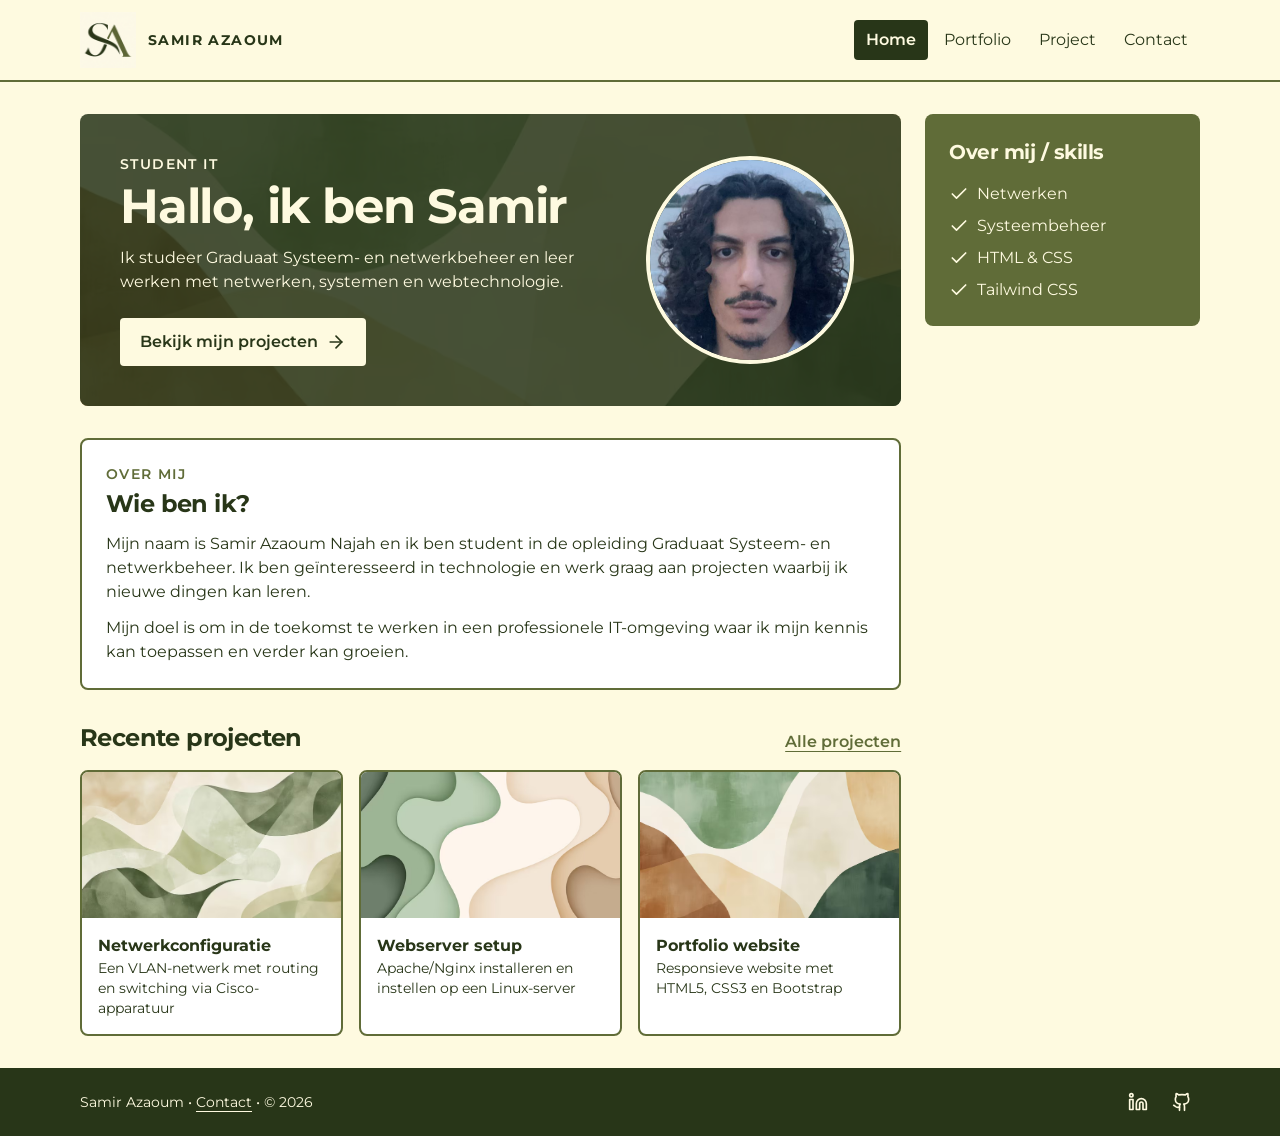
<file: index.html>
<!DOCTYPE html>
<html lang="nl-BE">
<head>
  <meta charset="UTF-8">
  <meta name="viewport" content="width=device-width, initial-scale=1.0">
  <title>Samir Azaoum — student systeem- en netwerkbeheer</title>
  <meta name="description" content="Portfolio van Samir Azaoum Najah, student Graduaat Systeem- en netwerkbeheer. Bekijk mijn projecten in netwerken, Linux en webtechnologie.">
  <link rel="icon" href="assets/images/logo.png">

  <link rel="preconnect" href="https://fonts.googleapis.com">
  <link rel="preconnect" href="https://fonts.gstatic.com" crossorigin>
  <link href="https://fonts.googleapis.com/css2?family=Montserrat:wght@400;600;700&display=swap" rel="stylesheet">
  <link rel="stylesheet" href="css/tailwind.css">
  <link rel="stylesheet" href="css/style.css">
</head>

<body class="bg-cream text-forest min-h-screen flex flex-col">

  <a href="#inhoud" class="sr-only focus:not-sr-only focus:fixed focus:top-2 focus:left-2 focus:z-50 focus:bg-forest focus:text-cream focus:font-semibold focus:px-4 focus:py-2 focus:rounded">Naar de inhoud</a>

  <header class="bg-cream border-b-2 border-olive">
    <div class="max-w-6xl mx-auto px-4 py-3 flex flex-wrap items-center justify-between">
      <a href="index.html" class="flex items-center gap-3 rounded">
        <img src="assets/images/logo.png" alt="" width="240" height="240" class="w-14 h-14">
        <span class="font-bold uppercase tracking-widest text-sm">Samir Azaoum</span>
      </a>

      <button id="menuKnop" type="button" class="cursor-pointer md:hidden p-2 rounded hover:bg-olive hover:text-cream" aria-expanded="false" aria-controls="menu">
        <svg xmlns="http://www.w3.org/2000/svg" viewBox="0 0 24 24" fill="none" stroke="currentColor" stroke-width="2" stroke-linecap="round" stroke-linejoin="round" class="w-7 h-7" aria-hidden="true"><line x1="4" x2="20" y1="6" y2="6"/><line x1="4" x2="20" y1="12" y2="12"/><line x1="4" x2="20" y1="18" y2="18"/></svg>
        <span class="sr-only">Menu openen</span>
      </button>

      <nav id="menu" class="hidden w-full md:block md:w-auto" aria-label="Hoofdmenu">
        <ul class="flex flex-col gap-1 py-2 md:flex-row md:py-0">
          <li><a href="index.html" aria-current="page" class="block px-3 py-2 rounded hover:bg-olive hover:text-cream aria-[current=page]:bg-forest aria-[current=page]:text-cream aria-[current=page]:font-semibold">Home</a></li>
          <li><a href="portfolio.html" class="block px-3 py-2 rounded hover:bg-olive hover:text-cream aria-[current=page]:bg-forest aria-[current=page]:text-cream aria-[current=page]:font-semibold">Portfolio</a></li>
          <li><a href="project.html" class="block px-3 py-2 rounded hover:bg-olive hover:text-cream aria-[current=page]:bg-forest aria-[current=page]:text-cream aria-[current=page]:font-semibold">Project</a></li>
          <li><a href="contact.html" class="block px-3 py-2 rounded hover:bg-olive hover:text-cream aria-[current=page]:bg-forest aria-[current=page]:text-cream aria-[current=page]:font-semibold">Contact</a></li>
        </ul>
      </nav>
    </div>
  </header>

  <div class="max-w-6xl mx-auto w-full px-4 py-8 flex-1 flex flex-col lg:flex-row gap-6">

    <main id="inhoud" class="lg:w-3/4 space-y-8">

      <section class="relative overflow-hidden rounded-lg bg-[url(../assets/images/aquarel-vlakken.avif)] bg-cover bg-center">
        <div class="absolute inset-0 bg-forest/85"></div>

        <div class="relative flex flex-col-reverse md:flex-row items-center gap-8 p-8 md:p-10 text-cream">
          <div class="md:w-2/3">
            <p class="uppercase tracking-widest text-sm font-semibold mb-2">Student IT</p>
            <h1 class="text-4xl md:text-5xl font-bold tracking-tight mb-4">Hallo, ik ben Samir</h1>
            <p class="mb-6">
              Ik studeer Graduaat Systeem- en netwerkbeheer en leer werken met netwerken, systemen en webtechnologie.
            </p>
            <a href="portfolio.html" class="inline-flex items-center gap-2 bg-cream text-forest font-semibold px-5 py-3 rounded hover:bg-white">
              Bekijk mijn projecten
              <svg xmlns="http://www.w3.org/2000/svg" viewBox="0 0 24 24" fill="none" stroke="currentColor" stroke-width="2" stroke-linecap="round" stroke-linejoin="round" class="w-5 h-5" aria-hidden="true"><path d="M5 12h14"/><path d="m12 5 7 7-7 7"/></svg>
            </a>
          </div>

          <img src="assets/images/profielfoto-samir.jpg" alt="Profielfoto van Samir Azaoum" width="480" height="480" class="w-40 h-40 md:w-52 md:h-52 rounded-full object-cover border-4 border-cream">
        </div>
      </section>

      <section class="bg-white border-2 border-olive rounded-lg p-6">
        <p class="uppercase tracking-widest text-sm font-semibold text-olive mb-1">Over mij</p>
        <h2 class="text-2xl font-bold tracking-tight mb-3">Wie ben ik?</h2>
        <p class="mb-3">
          Mijn naam is Samir Azaoum Najah en ik ben student in de opleiding Graduaat Systeem- en netwerkbeheer.
          Ik ben geïnteresseerd in technologie en werk graag aan projecten waarbij ik nieuwe dingen kan leren.
        </p>
        <p>
          Mijn doel is om in de toekomst te werken in een professionele IT-omgeving waar ik mijn kennis kan toepassen en verder kan groeien.
        </p>
      </section>

      <section>
        <div class="flex items-end justify-between mb-4">
          <h2 class="text-2xl font-bold tracking-tight">Recente projecten</h2>
          <a href="portfolio.html" class="font-semibold text-olive underline underline-offset-4 hover:text-forest">Alle projecten</a>
        </div>

        <div class="grid grid-cols-1 sm:grid-cols-3 gap-4">
          <article class="bg-white border-2 border-olive rounded-lg overflow-hidden">
            <img src="assets/images/aquarel-golven.avif" alt="Groene en crèmekleurige golvende vormen" width="626" height="351" class="w-full aspect-video object-cover">
            <div class="p-4">
              <h3 class="font-bold"><a href="project.html" class="hover:text-olive hover:underline">Netwerkconfiguratie</a></h3>
              <p class="text-sm">Een VLAN-netwerk met routing en switching via Cisco-apparatuur</p>
            </div>
          </article>

          <article class="bg-white border-2 border-olive rounded-lg overflow-hidden">
            <img src="assets/images/papier-golven.avif" alt="Lagen papier in groen, crème en beige" width="740" height="416" class="w-full aspect-video object-cover">
            <div class="p-4">
              <h3 class="font-bold"><a href="project.html" class="hover:text-olive hover:underline">Webserver setup</a></h3>
              <p class="text-sm">Apache/Nginx installeren en instellen op een Linux-server</p>
            </div>
          </article>

          <article class="bg-white border-2 border-olive rounded-lg overflow-hidden">
            <img src="assets/images/aquarel-vlakken.avif" alt="Abstracte vlakken in groen, bruin en zandkleur" width="740" height="415" class="w-full aspect-video object-cover">
            <div class="p-4">
              <h3 class="font-bold"><a href="project.html" class="hover:text-olive hover:underline">Portfolio website</a></h3>
              <p class="text-sm">Responsieve website met HTML5, CSS3 en Bootstrap</p>
            </div>
          </article>
        </div>
      </section>
    </main>

    <aside class="lg:w-1/4 bg-olive text-cream rounded-lg p-6 h-fit">
      <h2 class="text-xl font-bold tracking-tight mb-4">Over mij / skills</h2>
      <ul class="space-y-2">
        <li class="flex items-center gap-2">
          <svg xmlns="http://www.w3.org/2000/svg" viewBox="0 0 24 24" fill="none" stroke="currentColor" stroke-width="2" stroke-linecap="round" stroke-linejoin="round" class="w-5 h-5" aria-hidden="true"><path d="M20 6 9 17l-5-5"/></svg>
          Netwerken
        </li>
        <li class="flex items-center gap-2">
          <svg xmlns="http://www.w3.org/2000/svg" viewBox="0 0 24 24" fill="none" stroke="currentColor" stroke-width="2" stroke-linecap="round" stroke-linejoin="round" class="w-5 h-5" aria-hidden="true"><path d="M20 6 9 17l-5-5"/></svg>
          Systeembeheer
        </li>
        <li class="flex items-center gap-2">
          <svg xmlns="http://www.w3.org/2000/svg" viewBox="0 0 24 24" fill="none" stroke="currentColor" stroke-width="2" stroke-linecap="round" stroke-linejoin="round" class="w-5 h-5" aria-hidden="true"><path d="M20 6 9 17l-5-5"/></svg>
          HTML &amp; CSS
        </li>
        <li class="flex items-center gap-2">
          <svg xmlns="http://www.w3.org/2000/svg" viewBox="0 0 24 24" fill="none" stroke="currentColor" stroke-width="2" stroke-linecap="round" stroke-linejoin="round" class="w-5 h-5" aria-hidden="true"><path d="M20 6 9 17l-5-5"/></svg>
          Tailwind CSS
        </li>
      </ul>
    </aside>
  </div>

  <footer class="bg-forest text-cream">
    <div class="max-w-6xl mx-auto px-4 py-4 flex flex-wrap items-center justify-between gap-2 text-sm">
      <p>Samir Azaoum &bull; <a href="contact.html" class="underline underline-offset-4 hover:text-white">Contact</a> &bull; &copy; 2026</p>

      <ul class="flex gap-2">
        <li>
          <a href="#" class="block p-2 rounded hover:bg-olive">
            <svg xmlns="http://www.w3.org/2000/svg" viewBox="0 0 24 24" fill="none" stroke="currentColor" stroke-width="2" stroke-linecap="round" stroke-linejoin="round" class="w-5 h-5" aria-hidden="true"><path d="M16 8a6 6 0 0 1 6 6v7h-4v-7a2 2 0 0 0-2-2 2 2 0 0 0-2 2v7h-4v-7a6 6 0 0 1 6-6z"/><rect width="4" height="12" x="2" y="9"/><circle cx="4" cy="4" r="2"/></svg>
            <span class="sr-only">LinkedIn van Samir Azaoum</span>
          </a>
        </li>
        <li>
          <a href="#" class="block p-2 rounded hover:bg-olive">
            <svg xmlns="http://www.w3.org/2000/svg" viewBox="0 0 24 24" fill="none" stroke="currentColor" stroke-width="2" stroke-linecap="round" stroke-linejoin="round" class="w-5 h-5" aria-hidden="true"><path d="M15 22v-4a4.8 4.8 0 0 0-1-3.5c3 0 6-2 6-5.5.08-1.25-.27-2.48-1-3.5.28-1.15.28-2.35 0-3.5 0 0-1 0-3 1.5-2.64-.5-5.36-.5-8 0C6 2 5 2 5 2c-.3 1.15-.3 2.35 0 3.5A5.403 5.403 0 0 0 4 9c0 3.5 3 5.5 6 5.5-.39.49-.68 1.05-.85 1.65-.17.6-.22 1.23-.15 1.85v4"/><path d="M9 18c-4.51 2-5-2-7-2"/></svg>
            <span class="sr-only">GitHub van Samir Azaoum</span>
          </a>
        </li>
      </ul>
    </div>
  </footer>

  <script>
    const knop = document.getElementById('menuKnop');
    const menu = document.getElementById('menu');

    knop.addEventListener('click', function () {
      menu.classList.toggle('hidden');
      const open = !menu.classList.contains('hidden');
      knop.setAttribute('aria-expanded', open);
    });

    document.addEventListener('keydown', function (e) {
      if (e.key === 'Escape' && !menu.classList.contains('hidden') && window.innerWidth < 768) {
        menu.classList.add('hidden');
        knop.setAttribute('aria-expanded', 'false');
        knop.focus();
      }
    });
  </script>
</body>
</html>
</file>
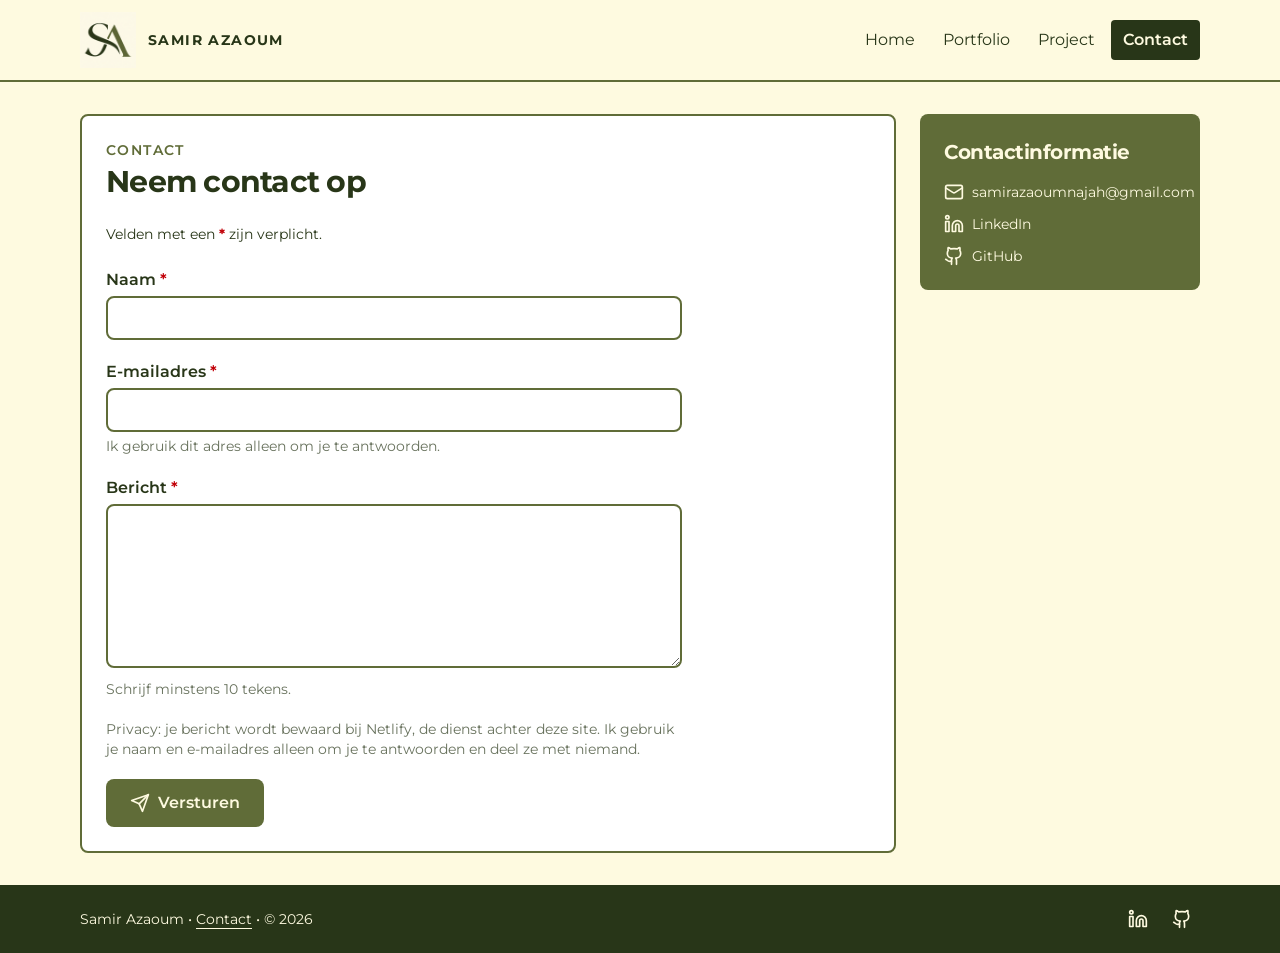
<file: contact.html>
<!DOCTYPE html>
<html lang="nl-BE">
<head>
  <meta charset="UTF-8">
  <meta name="viewport" content="width=device-width, initial-scale=1.0">
  <title>Contact — Samir Azaoum</title>
  <meta name="description" content="Stuur Samir Azaoum een bericht over een stage, een project of een vraag via het contactformulier.">
  <link rel="icon" href="assets/images/logo.png">

  <link rel="preconnect" href="https://fonts.googleapis.com">
  <link rel="preconnect" href="https://fonts.gstatic.com" crossorigin>
  <link href="https://fonts.googleapis.com/css2?family=Montserrat:wght@400;600;700&display=swap" rel="stylesheet">
  <link rel="stylesheet" href="css/tailwind.css">
  <link rel="stylesheet" href="css/style.css">
</head>

<body class="bg-cream text-forest min-h-screen flex flex-col">

  <a href="#inhoud" class="sr-only focus:not-sr-only focus:fixed focus:top-2 focus:left-2 focus:z-50 focus:bg-forest focus:text-cream focus:font-semibold focus:px-4 focus:py-2 focus:rounded">Naar de inhoud</a>

  <header class="bg-cream border-b-2 border-olive">
    <div class="max-w-6xl mx-auto px-4 py-3 flex flex-wrap items-center justify-between">
      <a href="index.html" class="flex items-center gap-3 rounded">
        <img src="assets/images/logo.png" alt="" width="240" height="240" class="w-14 h-14">
        <span class="font-bold uppercase tracking-widest text-sm">Samir Azaoum</span>
      </a>

      <button id="menuKnop" type="button" class="cursor-pointer md:hidden p-2 rounded hover:bg-olive hover:text-cream" aria-expanded="false" aria-controls="menu">
        <svg xmlns="http://www.w3.org/2000/svg" viewBox="0 0 24 24" fill="none" stroke="currentColor" stroke-width="2" stroke-linecap="round" stroke-linejoin="round" class="w-7 h-7" aria-hidden="true"><line x1="4" x2="20" y1="6" y2="6"/><line x1="4" x2="20" y1="12" y2="12"/><line x1="4" x2="20" y1="18" y2="18"/></svg>
        <span class="sr-only">Menu openen</span>
      </button>

      <nav id="menu" class="hidden w-full md:block md:w-auto" aria-label="Hoofdmenu">
        <ul class="flex flex-col gap-1 py-2 md:flex-row md:py-0">
          <li><a href="index.html" class="block px-3 py-2 rounded hover:bg-olive hover:text-cream aria-[current=page]:bg-forest aria-[current=page]:text-cream aria-[current=page]:font-semibold">Home</a></li>
          <li><a href="portfolio.html" class="block px-3 py-2 rounded hover:bg-olive hover:text-cream aria-[current=page]:bg-forest aria-[current=page]:text-cream aria-[current=page]:font-semibold">Portfolio</a></li>
          <li><a href="project.html" class="block px-3 py-2 rounded hover:bg-olive hover:text-cream aria-[current=page]:bg-forest aria-[current=page]:text-cream aria-[current=page]:font-semibold">Project</a></li>
          <li><a href="contact.html" aria-current="page" class="block px-3 py-2 rounded hover:bg-olive hover:text-cream aria-[current=page]:bg-forest aria-[current=page]:text-cream aria-[current=page]:font-semibold">Contact</a></li>
        </ul>
      </nav>
    </div>
  </header>

  <div class="max-w-6xl mx-auto w-full px-4 py-8 flex-1 flex flex-col lg:flex-row gap-6">

    <main id="inhoud" class="lg:w-3/4 bg-white border-2 border-olive rounded-lg p-6">
      <p class="uppercase tracking-widest text-sm font-semibold text-olive mb-1">Contact</p>
      <h1 class="text-3xl font-bold tracking-tight mb-6">Neem contact op</h1>

      <p class="text-sm mb-6">Velden met een <span class="font-bold text-red-700">*</span> zijn verplicht.</p>

      <form name="contact" method="POST" data-netlify="true" class="max-w-xl space-y-5">
        <div>
          <label for="naam" class="block font-semibold mb-1">Naam <span class="text-red-700" aria-hidden="true">*</span></label>
          <input type="text" id="naam" name="naam" autocomplete="name" required
            class="peer w-full border-2 border-olive rounded-lg px-3 py-2 bg-white user-invalid:border-red-700">
          <p class="hidden peer-user-invalid:block mt-1 text-sm font-semibold text-red-700">Fout: je naam ontbreekt. Vul je voor- en achternaam in.</p>
        </div>

        <div>
          <label for="email" class="block font-semibold mb-1">E-mailadres <span class="text-red-700" aria-hidden="true">*</span></label>
          <input type="email" id="email" name="email" autocomplete="email" required aria-describedby="email-hulp"
            class="peer w-full border-2 border-olive rounded-lg px-3 py-2 bg-white user-invalid:border-red-700">
          <p id="email-hulp" class="mt-1 text-sm text-forest/70">Ik gebruik dit adres alleen om je te antwoorden.</p>
          <p class="hidden peer-user-invalid:block mt-1 text-sm font-semibold text-red-700">Fout: dit is geen geldig e-mailadres. Gebruik de vorm naam@voorbeeld.be.</p>
        </div>

        <div>
          <label for="bericht" class="block font-semibold mb-1">Bericht <span class="text-red-700" aria-hidden="true">*</span></label>
          <textarea id="bericht" name="bericht" rows="6" minlength="10" required aria-describedby="bericht-hulp"
            class="peer w-full border-2 border-olive rounded-lg px-3 py-2 bg-white user-invalid:border-red-700"></textarea>
          <p id="bericht-hulp" class="mt-1 text-sm text-forest/70">Schrijf minstens 10 tekens.</p>
          <p class="hidden peer-user-invalid:block mt-1 text-sm font-semibold text-red-700">Fout: je bericht is leeg of te kort. Schrijf minstens 10 tekens.</p>
        </div>

        <p class="text-sm text-forest/70">
          Privacy: je bericht wordt bewaard bij Netlify, de dienst achter deze site. Ik gebruik je naam en e-mailadres alleen om je te antwoorden en deel ze met niemand.
        </p>

        <button type="submit" class="cursor-pointer inline-flex items-center gap-2 bg-olive text-cream font-semibold px-6 py-3 rounded-lg hover:bg-forest">
          <svg xmlns="http://www.w3.org/2000/svg" viewBox="0 0 24 24" fill="none" stroke="currentColor" stroke-width="2" stroke-linecap="round" stroke-linejoin="round" class="w-5 h-5" aria-hidden="true"><path d="m22 2-7 20-4-9-9-4Z"/><path d="M22 2 11 13"/></svg>
          Versturen
        </button>

      </form>
    </main>

    <aside class="lg:w-1/4 bg-olive text-cream rounded-lg p-6 h-fit">
      <h2 class="text-xl font-bold tracking-tight mb-4">Contactinformatie</h2>
      <ul class="space-y-3 text-sm">
        <li>
          <a href="mailto:samirazaoumnajah@gmail.com" class="flex items-center gap-2 hover:underline">
            <svg xmlns="http://www.w3.org/2000/svg" viewBox="0 0 24 24" fill="none" stroke="currentColor" stroke-width="2" stroke-linecap="round" stroke-linejoin="round" class="w-5 h-5 shrink-0" aria-hidden="true"><rect width="20" height="16" x="2" y="4" rx="2"/><path d="m22 7-8.97 5.7a1.94 1.94 0 0 1-2.06 0L2 7"/></svg>
            samirazaoumnajah@gmail.com
          </a>
        </li>
        <li>
          <a href="#" class="flex items-center gap-2 hover:underline">
            <svg xmlns="http://www.w3.org/2000/svg" viewBox="0 0 24 24" fill="none" stroke="currentColor" stroke-width="2" stroke-linecap="round" stroke-linejoin="round" class="w-5 h-5 shrink-0" aria-hidden="true"><path d="M16 8a6 6 0 0 1 6 6v7h-4v-7a2 2 0 0 0-2-2 2 2 0 0 0-2 2v7h-4v-7a6 6 0 0 1 6-6z"/><rect width="4" height="12" x="2" y="9"/><circle cx="4" cy="4" r="2"/></svg>
            LinkedIn
          </a>
        </li>
        <li>
          <a href="#" class="flex items-center gap-2 hover:underline">
            <svg xmlns="http://www.w3.org/2000/svg" viewBox="0 0 24 24" fill="none" stroke="currentColor" stroke-width="2" stroke-linecap="round" stroke-linejoin="round" class="w-5 h-5 shrink-0" aria-hidden="true"><path d="M15 22v-4a4.8 4.8 0 0 0-1-3.5c3 0 6-2 6-5.5.08-1.25-.27-2.48-1-3.5.28-1.15.28-2.35 0-3.5 0 0-1 0-3 1.5-2.64-.5-5.36-.5-8 0C6 2 5 2 5 2c-.3 1.15-.3 2.35 0 3.5A5.403 5.403 0 0 0 4 9c0 3.5 3 5.5 6 5.5-.39.49-.68 1.05-.85 1.65-.17.6-.22 1.23-.15 1.85v4"/><path d="M9 18c-4.51 2-5-2-7-2"/></svg>
            GitHub
          </a>
        </li>
      </ul>
    </aside>
  </div>

  <footer class="bg-forest text-cream">
    <div class="max-w-6xl mx-auto px-4 py-4 flex flex-wrap items-center justify-between gap-2 text-sm">
      <p>Samir Azaoum &bull; <a href="contact.html" class="underline underline-offset-4 hover:text-white">Contact</a> &bull; &copy; 2026</p>

      <ul class="flex gap-2">
        <li>
          <a href="#" class="block p-2 rounded hover:bg-olive">
            <svg xmlns="http://www.w3.org/2000/svg" viewBox="0 0 24 24" fill="none" stroke="currentColor" stroke-width="2" stroke-linecap="round" stroke-linejoin="round" class="w-5 h-5" aria-hidden="true"><path d="M16 8a6 6 0 0 1 6 6v7h-4v-7a2 2 0 0 0-2-2 2 2 0 0 0-2 2v7h-4v-7a6 6 0 0 1 6-6z"/><rect width="4" height="12" x="2" y="9"/><circle cx="4" cy="4" r="2"/></svg>
            <span class="sr-only">LinkedIn van Samir Azaoum</span>
          </a>
        </li>
        <li>
          <a href="#" class="block p-2 rounded hover:bg-olive">
            <svg xmlns="http://www.w3.org/2000/svg" viewBox="0 0 24 24" fill="none" stroke="currentColor" stroke-width="2" stroke-linecap="round" stroke-linejoin="round" class="w-5 h-5" aria-hidden="true"><path d="M15 22v-4a4.8 4.8 0 0 0-1-3.5c3 0 6-2 6-5.5.08-1.25-.27-2.48-1-3.5.28-1.15.28-2.35 0-3.5 0 0-1 0-3 1.5-2.64-.5-5.36-.5-8 0C6 2 5 2 5 2c-.3 1.15-.3 2.35 0 3.5A5.403 5.403 0 0 0 4 9c0 3.5 3 5.5 6 5.5-.39.49-.68 1.05-.85 1.65-.17.6-.22 1.23-.15 1.85v4"/><path d="M9 18c-4.51 2-5-2-7-2"/></svg>
            <span class="sr-only">GitHub van Samir Azaoum</span>
          </a>
        </li>
      </ul>
    </div>
  </footer>

  <script>
    const knop = document.getElementById('menuKnop');
    const menu = document.getElementById('menu');

    knop.addEventListener('click', function () {
      menu.classList.toggle('hidden');
      const open = !menu.classList.contains('hidden');
      knop.setAttribute('aria-expanded', open);
    });

    document.addEventListener('keydown', function (e) {
      if (e.key === 'Escape' && !menu.classList.contains('hidden') && window.innerWidth < 768) {
        menu.classList.add('hidden');
        knop.setAttribute('aria-expanded', 'false');
        knop.focus();
      }
    });
  </script>
</body>
</html>
</file>
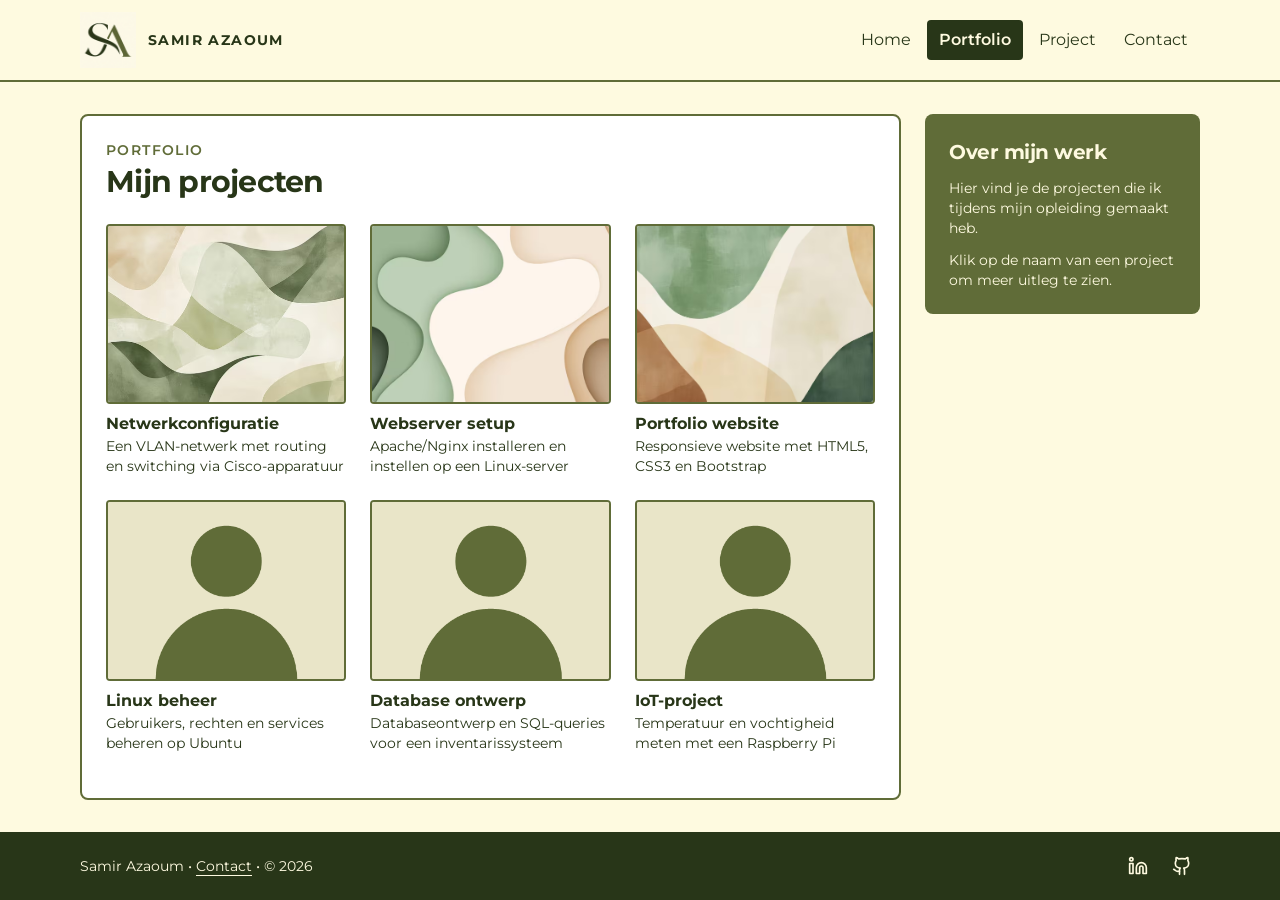
<file: portfolio.html>
<!DOCTYPE html>
<html lang="nl-BE">
<head>
  <meta charset="UTF-8">
  <meta name="viewport" content="width=device-width, initial-scale=1.0">
  <title>Projecten — Samir Azaoum</title>
  <meta name="description" content="Overzicht van mijn projecten: netwerkconfiguratie, webserver, Linux beheer, databaseontwerp en een IoT-project met een Raspberry Pi.">
  <link rel="icon" href="assets/images/logo.png">

  <link rel="preconnect" href="https://fonts.googleapis.com">
  <link rel="preconnect" href="https://fonts.gstatic.com" crossorigin>
  <link href="https://fonts.googleapis.com/css2?family=Montserrat:wght@400;600;700&display=swap" rel="stylesheet">
  <link rel="stylesheet" href="css/tailwind.css">
  <link rel="stylesheet" href="css/style.css">
</head>

<body class="bg-cream text-forest min-h-screen flex flex-col">

  <a href="#inhoud" class="sr-only focus:not-sr-only focus:fixed focus:top-2 focus:left-2 focus:z-50 focus:bg-forest focus:text-cream focus:font-semibold focus:px-4 focus:py-2 focus:rounded">Naar de inhoud</a>

  <header class="bg-cream border-b-2 border-olive">
    <div class="max-w-6xl mx-auto px-4 py-3 flex flex-wrap items-center justify-between">
      <a href="index.html" class="flex items-center gap-3 rounded">
        <img src="assets/images/logo.png" alt="" width="240" height="240" class="w-14 h-14">
        <span class="font-bold uppercase tracking-widest text-sm">Samir Azaoum</span>
      </a>

      <button id="menuKnop" type="button" class="cursor-pointer md:hidden p-2 rounded hover:bg-olive hover:text-cream" aria-expanded="false" aria-controls="menu">
        <svg xmlns="http://www.w3.org/2000/svg" viewBox="0 0 24 24" fill="none" stroke="currentColor" stroke-width="2" stroke-linecap="round" stroke-linejoin="round" class="w-7 h-7" aria-hidden="true"><line x1="4" x2="20" y1="6" y2="6"/><line x1="4" x2="20" y1="12" y2="12"/><line x1="4" x2="20" y1="18" y2="18"/></svg>
        <span class="sr-only">Menu openen</span>
      </button>

      <nav id="menu" class="hidden w-full md:block md:w-auto" aria-label="Hoofdmenu">
        <ul class="flex flex-col gap-1 py-2 md:flex-row md:py-0">
          <li><a href="index.html" class="block px-3 py-2 rounded hover:bg-olive hover:text-cream aria-[current=page]:bg-forest aria-[current=page]:text-cream aria-[current=page]:font-semibold">Home</a></li>
          <li><a href="portfolio.html" aria-current="page" class="block px-3 py-2 rounded hover:bg-olive hover:text-cream aria-[current=page]:bg-forest aria-[current=page]:text-cream aria-[current=page]:font-semibold">Portfolio</a></li>
          <li><a href="project.html" class="block px-3 py-2 rounded hover:bg-olive hover:text-cream aria-[current=page]:bg-forest aria-[current=page]:text-cream aria-[current=page]:font-semibold">Project</a></li>
          <li><a href="contact.html" class="block px-3 py-2 rounded hover:bg-olive hover:text-cream aria-[current=page]:bg-forest aria-[current=page]:text-cream aria-[current=page]:font-semibold">Contact</a></li>
        </ul>
      </nav>
    </div>
  </header>

  <div class="max-w-6xl mx-auto w-full px-4 py-8 flex-1 flex flex-col lg:flex-row gap-6">

    <main id="inhoud" class="lg:w-3/4 bg-white border-2 border-olive rounded-lg p-6">
      <p class="uppercase tracking-widest text-sm font-semibold text-olive mb-1">Portfolio</p>
      <h1 class="text-3xl font-bold tracking-tight mb-6">Mijn projecten</h1>

      <div class="grid grid-cols-1 sm:grid-cols-2 lg:grid-cols-3 gap-6">

        <article>
          <img src="assets/images/aquarel-golven.avif" alt="Groene en crèmekleurige golvende vormen" width="626" height="351" class="w-full aspect-[4/3] object-cover rounded border-2 border-olive">
          <h2 class="font-bold mt-2"><a href="project.html" class="hover:text-olive hover:underline">Netwerkconfiguratie</a></h2>
          <p class="text-sm">Een VLAN-netwerk met routing en switching via Cisco-apparatuur</p>
        </article>

        <article>
          <img src="assets/images/papier-golven.avif" alt="Lagen papier in groen, crème en beige" width="740" height="416" class="w-full aspect-[4/3] object-cover rounded border-2 border-olive">
          <h2 class="font-bold mt-2"><a href="project.html" class="hover:text-olive hover:underline">Webserver setup</a></h2>
          <p class="text-sm">Apache/Nginx installeren en instellen op een Linux-server</p>
        </article>

        <article>
          <img src="assets/images/aquarel-vlakken.avif" alt="Abstracte vlakken in groen, bruin en zandkleur" width="740" height="415" class="w-full aspect-[4/3] object-cover rounded border-2 border-olive">
          <h2 class="font-bold mt-2"><a href="project.html" class="hover:text-olive hover:underline">Portfolio website</a></h2>
          <p class="text-sm">Responsieve website met HTML5, CSS3 en Bootstrap</p>
        </article>

        <article>
          <img src="assets/images/placeholder.png" alt="Nog geen afbeelding voor Linux beheer" width="400" height="400" class="w-full aspect-[4/3] object-cover rounded border-2 border-olive">
          <h2 class="font-bold mt-2"><a href="project.html" class="hover:text-olive hover:underline">Linux beheer</a></h2>
          <p class="text-sm">Gebruikers, rechten en services beheren op Ubuntu</p>
        </article>

        <article>
          <img src="assets/images/placeholder.png" alt="Nog geen afbeelding voor Database ontwerp" width="400" height="400" class="w-full aspect-[4/3] object-cover rounded border-2 border-olive">
          <h2 class="font-bold mt-2"><a href="project.html" class="hover:text-olive hover:underline">Database ontwerp</a></h2>
          <p class="text-sm">Databaseontwerp en SQL-queries voor een inventarissysteem</p>
        </article>

        <article>
          <img src="assets/images/placeholder.png" alt="Nog geen afbeelding voor het IoT-project" width="400" height="400" class="w-full aspect-[4/3] object-cover rounded border-2 border-olive">
          <h2 class="font-bold mt-2"><a href="project.html" class="hover:text-olive hover:underline">IoT-project</a></h2>
          <p class="text-sm">Temperatuur en vochtigheid meten met een Raspberry Pi</p>
        </article>

      </div>
    </main>

    <aside class="lg:w-1/4 bg-olive text-cream rounded-lg p-6 h-fit">
      <h2 class="text-xl font-bold tracking-tight mb-3">Over mijn werk</h2>
      <p class="text-sm mb-3">
        Hier vind je de projecten die ik tijdens mijn opleiding gemaakt heb.
      </p>
      <p class="text-sm">
        Klik op de naam van een project om meer uitleg te zien.
      </p>
    </aside>
  </div>

  <footer class="bg-forest text-cream">
    <div class="max-w-6xl mx-auto px-4 py-4 flex flex-wrap items-center justify-between gap-2 text-sm">
      <p>Samir Azaoum &bull; <a href="contact.html" class="underline underline-offset-4 hover:text-white">Contact</a> &bull; &copy; 2026</p>

      <ul class="flex gap-2">
        <li>
          <a href="#" class="block p-2 rounded hover:bg-olive">
            <svg xmlns="http://www.w3.org/2000/svg" viewBox="0 0 24 24" fill="none" stroke="currentColor" stroke-width="2" stroke-linecap="round" stroke-linejoin="round" class="w-5 h-5" aria-hidden="true"><path d="M16 8a6 6 0 0 1 6 6v7h-4v-7a2 2 0 0 0-2-2 2 2 0 0 0-2 2v7h-4v-7a6 6 0 0 1 6-6z"/><rect width="4" height="12" x="2" y="9"/><circle cx="4" cy="4" r="2"/></svg>
            <span class="sr-only">LinkedIn van Samir Azaoum</span>
          </a>
        </li>
        <li>
          <a href="#" class="block p-2 rounded hover:bg-olive">
            <svg xmlns="http://www.w3.org/2000/svg" viewBox="0 0 24 24" fill="none" stroke="currentColor" stroke-width="2" stroke-linecap="round" stroke-linejoin="round" class="w-5 h-5" aria-hidden="true"><path d="M15 22v-4a4.8 4.8 0 0 0-1-3.5c3 0 6-2 6-5.5.08-1.25-.27-2.48-1-3.5.28-1.15.28-2.35 0-3.5 0 0-1 0-3 1.5-2.64-.5-5.36-.5-8 0C6 2 5 2 5 2c-.3 1.15-.3 2.35 0 3.5A5.403 5.403 0 0 0 4 9c0 3.5 3 5.5 6 5.5-.39.49-.68 1.05-.85 1.65-.17.6-.22 1.23-.15 1.85v4"/><path d="M9 18c-4.51 2-5-2-7-2"/></svg>
            <span class="sr-only">GitHub van Samir Azaoum</span>
          </a>
        </li>
      </ul>
    </div>
  </footer>

  <script>
    const knop = document.getElementById('menuKnop');
    const menu = document.getElementById('menu');

    knop.addEventListener('click', function () {
      menu.classList.toggle('hidden');
      const open = !menu.classList.contains('hidden');
      knop.setAttribute('aria-expanded', open);
    });

    document.addEventListener('keydown', function (e) {
      if (e.key === 'Escape' && !menu.classList.contains('hidden') && window.innerWidth < 768) {
        menu.classList.add('hidden');
        knop.setAttribute('aria-expanded', 'false');
        knop.focus();
      }
    });
  </script>
</body>
</html>
</file>
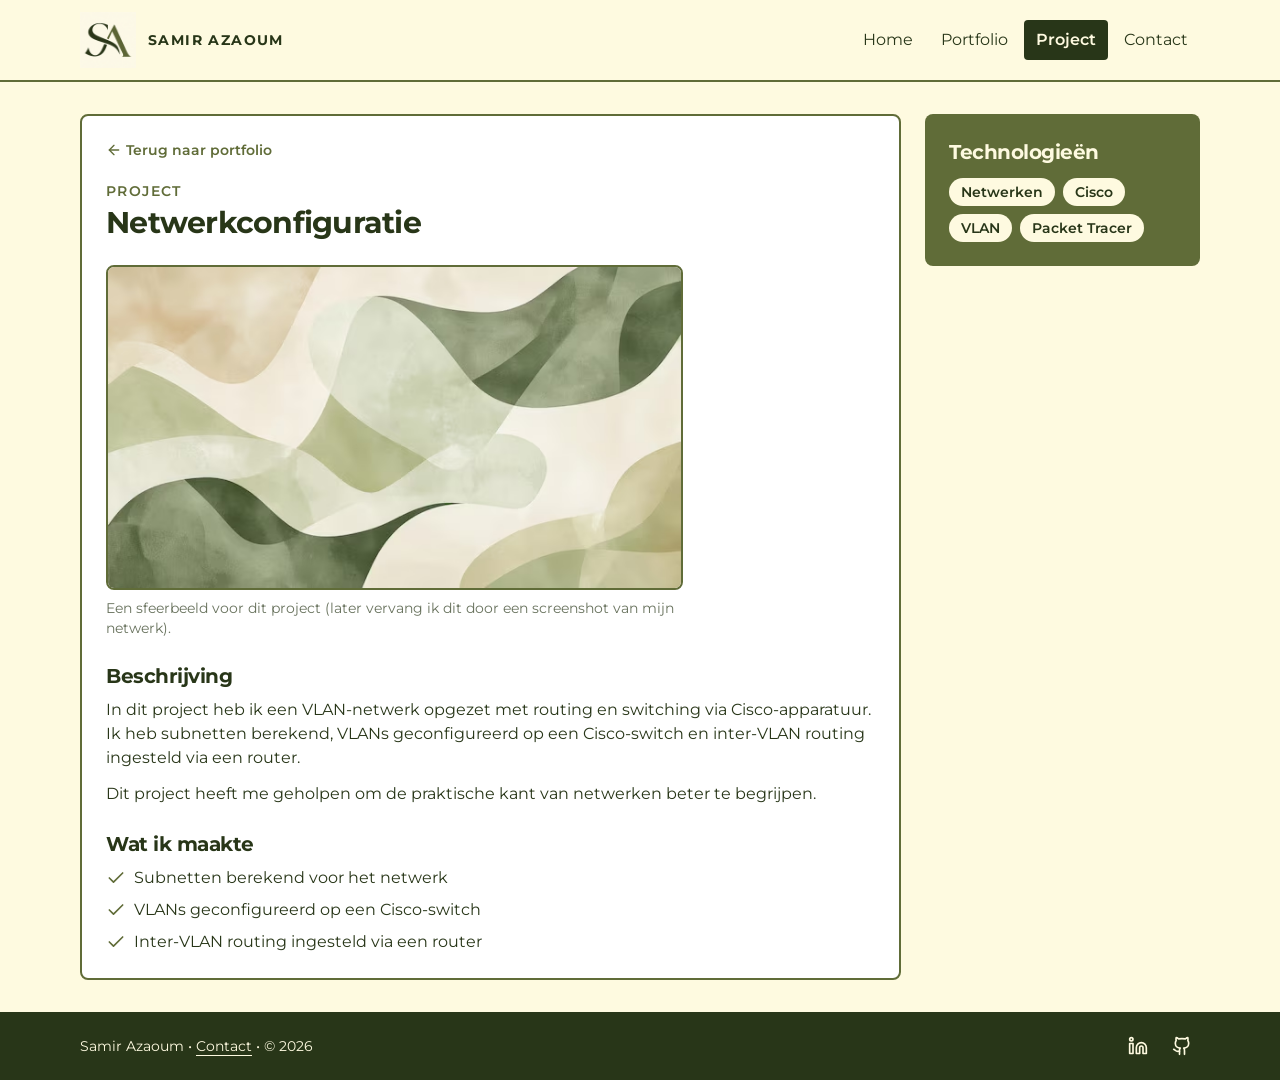
<file: project.html>
<!DOCTYPE html>
<html lang="nl-BE">
<head>
  <meta charset="UTF-8">
  <meta name="viewport" content="width=device-width, initial-scale=1.0">
  <title>Netwerkconfiguratie met VLANs — Samir Azaoum</title>
  <meta name="description" content="Hoe ik een VLAN-netwerk opzette met Cisco: subnetten berekenen, VLANs op een switch en inter-VLAN routing via een router.">
  <link rel="icon" href="assets/images/logo.png">

  <link rel="preconnect" href="https://fonts.googleapis.com">
  <link rel="preconnect" href="https://fonts.gstatic.com" crossorigin>
  <link href="https://fonts.googleapis.com/css2?family=Montserrat:wght@400;600;700&display=swap" rel="stylesheet">
  <link rel="stylesheet" href="css/tailwind.css">
  <link rel="stylesheet" href="css/style.css">
</head>

<body class="bg-cream text-forest min-h-screen flex flex-col">

  <a href="#inhoud" class="sr-only focus:not-sr-only focus:fixed focus:top-2 focus:left-2 focus:z-50 focus:bg-forest focus:text-cream focus:font-semibold focus:px-4 focus:py-2 focus:rounded">Naar de inhoud</a>

  <header class="bg-cream border-b-2 border-olive">
    <div class="max-w-6xl mx-auto px-4 py-3 flex flex-wrap items-center justify-between">
      <a href="index.html" class="flex items-center gap-3 rounded">
        <img src="assets/images/logo.png" alt="" width="240" height="240" class="w-14 h-14">
        <span class="font-bold uppercase tracking-widest text-sm">Samir Azaoum</span>
      </a>

      <button id="menuKnop" type="button" class="cursor-pointer md:hidden p-2 rounded hover:bg-olive hover:text-cream" aria-expanded="false" aria-controls="menu">
        <svg xmlns="http://www.w3.org/2000/svg" viewBox="0 0 24 24" fill="none" stroke="currentColor" stroke-width="2" stroke-linecap="round" stroke-linejoin="round" class="w-7 h-7" aria-hidden="true"><line x1="4" x2="20" y1="6" y2="6"/><line x1="4" x2="20" y1="12" y2="12"/><line x1="4" x2="20" y1="18" y2="18"/></svg>
        <span class="sr-only">Menu openen</span>
      </button>

      <nav id="menu" class="hidden w-full md:block md:w-auto" aria-label="Hoofdmenu">
        <ul class="flex flex-col gap-1 py-2 md:flex-row md:py-0">
          <li><a href="index.html" class="block px-3 py-2 rounded hover:bg-olive hover:text-cream aria-[current=page]:bg-forest aria-[current=page]:text-cream aria-[current=page]:font-semibold">Home</a></li>
          <li><a href="portfolio.html" class="block px-3 py-2 rounded hover:bg-olive hover:text-cream aria-[current=page]:bg-forest aria-[current=page]:text-cream aria-[current=page]:font-semibold">Portfolio</a></li>
          <li><a href="project.html" aria-current="page" class="block px-3 py-2 rounded hover:bg-olive hover:text-cream aria-[current=page]:bg-forest aria-[current=page]:text-cream aria-[current=page]:font-semibold">Project</a></li>
          <li><a href="contact.html" class="block px-3 py-2 rounded hover:bg-olive hover:text-cream aria-[current=page]:bg-forest aria-[current=page]:text-cream aria-[current=page]:font-semibold">Contact</a></li>
        </ul>
      </nav>
    </div>
  </header>

  <div class="max-w-6xl mx-auto w-full px-4 py-8 flex-1 flex flex-col lg:flex-row gap-6">

    <main id="inhoud" class="lg:w-3/4 bg-white border-2 border-olive rounded-lg p-6">
      <a href="portfolio.html" class="inline-flex items-center gap-1 text-sm font-semibold text-olive hover:underline">
        <svg xmlns="http://www.w3.org/2000/svg" viewBox="0 0 24 24" fill="none" stroke="currentColor" stroke-width="2" stroke-linecap="round" stroke-linejoin="round" class="w-4 h-4" aria-hidden="true"><path d="m12 19-7-7 7-7"/><path d="M19 12H5"/></svg>
        Terug naar portfolio
      </a>

      <p class="uppercase tracking-widest text-sm font-semibold text-olive mt-4 mb-1">Project</p>
      <h1 class="text-3xl font-bold tracking-tight mb-6">Netwerkconfiguratie</h1>

      <figure class="mb-6 md:w-3/4">
        <img src="assets/images/aquarel-golven.avif" alt="Groene en crèmekleurige golvende vormen" width="626" height="351" class="w-full aspect-video object-cover rounded-lg border-2 border-olive">
        <figcaption class="mt-2 text-sm text-forest/70">Een sfeerbeeld voor dit project (later vervang ik dit door een screenshot van mijn netwerk).</figcaption>
      </figure>

      <h2 class="text-xl font-bold tracking-tight mb-2">Beschrijving</h2>
      <p class="mb-3">
        In dit project heb ik een VLAN-netwerk opgezet met routing en switching via Cisco-apparatuur.
        Ik heb subnetten berekend, VLANs geconfigureerd op een Cisco-switch en inter-VLAN routing ingesteld via een router.
      </p>
      <p class="mb-6">
        Dit project heeft me geholpen om de praktische kant van netwerken beter te begrijpen.
      </p>

      <h2 class="text-xl font-bold tracking-tight mb-2">Wat ik maakte</h2>
      <ul class="space-y-2">
        <li class="flex items-start gap-2">
          <svg xmlns="http://www.w3.org/2000/svg" viewBox="0 0 24 24" fill="none" stroke="currentColor" stroke-width="2" stroke-linecap="round" stroke-linejoin="round" class="w-5 h-5 mt-0.5 shrink-0 text-olive" aria-hidden="true"><path d="M20 6 9 17l-5-5"/></svg>
          Subnetten berekend voor het netwerk
        </li>
        <li class="flex items-start gap-2">
          <svg xmlns="http://www.w3.org/2000/svg" viewBox="0 0 24 24" fill="none" stroke="currentColor" stroke-width="2" stroke-linecap="round" stroke-linejoin="round" class="w-5 h-5 mt-0.5 shrink-0 text-olive" aria-hidden="true"><path d="M20 6 9 17l-5-5"/></svg>
          VLANs geconfigureerd op een Cisco-switch
        </li>
        <li class="flex items-start gap-2">
          <svg xmlns="http://www.w3.org/2000/svg" viewBox="0 0 24 24" fill="none" stroke="currentColor" stroke-width="2" stroke-linecap="round" stroke-linejoin="round" class="w-5 h-5 mt-0.5 shrink-0 text-olive" aria-hidden="true"><path d="M20 6 9 17l-5-5"/></svg>
          Inter-VLAN routing ingesteld via een router
        </li>
      </ul>
    </main>

    <aside class="lg:w-1/4 bg-olive text-cream rounded-lg p-6 h-fit">
      <h2 class="text-xl font-bold tracking-tight mb-3">Technologieën</h2>
      <ul class="flex flex-wrap gap-2">
        <li class="bg-cream text-forest text-sm font-semibold px-3 py-1 rounded-full">Netwerken</li>
        <li class="bg-cream text-forest text-sm font-semibold px-3 py-1 rounded-full">Cisco</li>
        <li class="bg-cream text-forest text-sm font-semibold px-3 py-1 rounded-full">VLAN</li>
        <li class="bg-cream text-forest text-sm font-semibold px-3 py-1 rounded-full">Packet Tracer</li>
      </ul>
    </aside>
  </div>

  <footer class="bg-forest text-cream">
    <div class="max-w-6xl mx-auto px-4 py-4 flex flex-wrap items-center justify-between gap-2 text-sm">
      <p>Samir Azaoum &bull; <a href="contact.html" class="underline underline-offset-4 hover:text-white">Contact</a> &bull; &copy; 2026</p>

      <ul class="flex gap-2">
        <li>
          <a href="#" class="block p-2 rounded hover:bg-olive">
            <svg xmlns="http://www.w3.org/2000/svg" viewBox="0 0 24 24" fill="none" stroke="currentColor" stroke-width="2" stroke-linecap="round" stroke-linejoin="round" class="w-5 h-5" aria-hidden="true"><path d="M16 8a6 6 0 0 1 6 6v7h-4v-7a2 2 0 0 0-2-2 2 2 0 0 0-2 2v7h-4v-7a6 6 0 0 1 6-6z"/><rect width="4" height="12" x="2" y="9"/><circle cx="4" cy="4" r="2"/></svg>
            <span class="sr-only">LinkedIn van Samir Azaoum</span>
          </a>
        </li>
        <li>
          <a href="#" class="block p-2 rounded hover:bg-olive">
            <svg xmlns="http://www.w3.org/2000/svg" viewBox="0 0 24 24" fill="none" stroke="currentColor" stroke-width="2" stroke-linecap="round" stroke-linejoin="round" class="w-5 h-5" aria-hidden="true"><path d="M15 22v-4a4.8 4.8 0 0 0-1-3.5c3 0 6-2 6-5.5.08-1.25-.27-2.48-1-3.5.28-1.15.28-2.35 0-3.5 0 0-1 0-3 1.5-2.64-.5-5.36-.5-8 0C6 2 5 2 5 2c-.3 1.15-.3 2.35 0 3.5A5.403 5.403 0 0 0 4 9c0 3.5 3 5.5 6 5.5-.39.49-.68 1.05-.85 1.65-.17.6-.22 1.23-.15 1.85v4"/><path d="M9 18c-4.51 2-5-2-7-2"/></svg>
            <span class="sr-only">GitHub van Samir Azaoum</span>
          </a>
        </li>
      </ul>
    </div>
  </footer>

  <script>
    const knop = document.getElementById('menuKnop');
    const menu = document.getElementById('menu');

    knop.addEventListener('click', function () {
      menu.classList.toggle('hidden');
      const open = !menu.classList.contains('hidden');
      knop.setAttribute('aria-expanded', open);
    });

    document.addEventListener('keydown', function (e) {
      if (e.key === 'Escape' && !menu.classList.contains('hidden') && window.innerWidth < 768) {
        menu.classList.add('hidden');
        knop.setAttribute('aria-expanded', 'false');
        knop.focus();
      }
    });
  </script>
</body>
</html>
</file>
<file: css/style.css>
body {
  font-family: 'Montserrat', sans-serif;
}

a:focus-visible,
button:focus-visible,
input:focus-visible,
textarea:focus-visible {
  outline: 3px solid #283618;
  outline-offset: 2px;
  box-shadow: 0 0 0 2px #fefae0;
}
</file>
